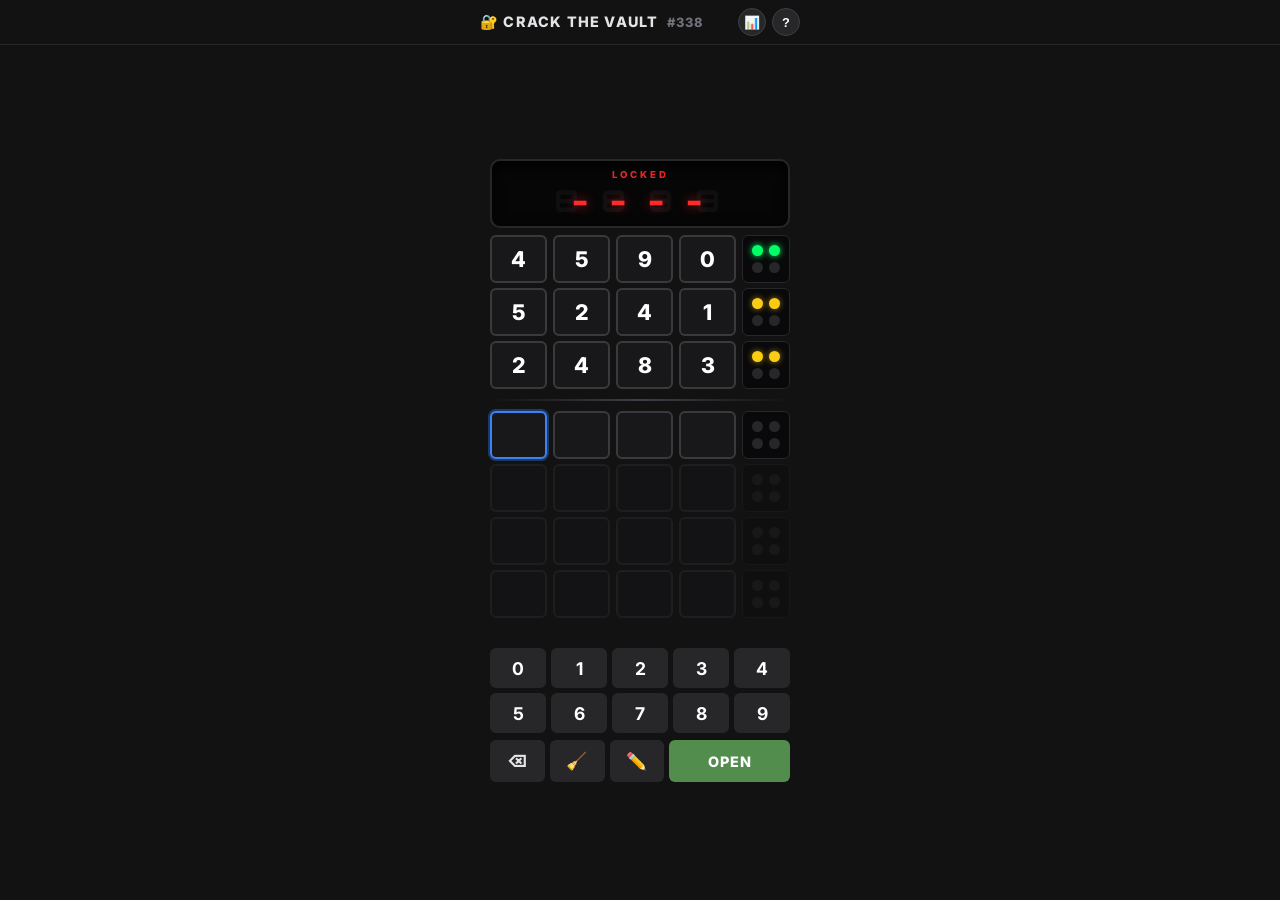
<file: index.html>
<!DOCTYPE html>
<html lang="en">
<head>
    <meta charset="UTF-8">
    <meta name="viewport" content="width=device-width, initial-scale=1.0, maximum-scale=1.0, user-scalable=no">
    <title>CRACK THE VAULT</title>
    <link href="https://fonts.googleapis.com/css2?family=Inter:wght@600;800&family=Orbitron:wght@700;900&display=swap" rel="stylesheet">
    <link rel="stylesheet" href="style.css">
</head>
<body>

    <!-- Top Navbar -->
    <nav class="navbar">
        <div class="nav-contenido">
            <span class="nav-titulo">🔐 CRACK THE VAULT <span id="num-dia" class="num-dia"></span></span>
            <div class="nav-botones">
                <button class="btn-icono" onclick="toggleModalEstadisticas()" title="Statistics">📊</button>
                <button class="btn-icono" onclick="toggleModalAyuda()" title="How to play">?</button>
            </div>
        </div>
    </nav>

    <main class="juego-contenedor">
        <!-- Digital LED Display -->
        <header class="led-container" id="led-box">
            <div class="led-status" id="led-status">LOCKED</div>
            <div class="led-reloj-wrapper">
                <div class="led-fantasma">8 8 8 8</div>
                <div class="led-display" id="led-display">- - - -</div>
            </div>
        </header>

        <!-- 3 Initial Clues -->
        <section id="contenedor-pistas" class="tablero"></section>

        <div class="divisor"></div>

        <!-- 4 Player Attempts -->
        <section id="contenedor-intentos" class="tablero"></section>

        <!-- Floating Status Message -->
        <div class="mensaje" id="mensaje"></div>

        <!-- Numeric Keypad -->
        <section class="teclado" id="teclado"></section>
        
        <!-- Action Controls -->
        <div class="controles" id="controles-juego">
            <button class="btn btn-secundario" onclick="borrarNumero()" title="Backspace">⌫</button>
            <button class="btn btn-secundario" onclick="limpiarTodasLasNotas()" title="Clear all marks">🧹</button>
            <button class="btn btn-secundario" id="btn-modo-nota" onclick="alternarModoTachar()" title="Strikeout mode">✏️</button>
            <button class="btn btn-primario" onclick="enviarIntento()">OPEN</button>
        </div>
    </main>

    <!-- Modal: How to Play [ ? ] -->
    <div class="modal-overlay" id="modal-ayuda" onclick="toggleModalAyuda()">
        <div class="modal-caja" onclick="event.stopPropagation()">
            <div class="modal-cabecera">
                <h2>HOW TO PLAY</h2>
                <button class="btn-cerrar" onclick="toggleModalAyuda()">✕</button>
            </div>
            <p>Crack the secret <b>4-digit code (no repeating numbers)</b> in 4 attempts using the 3 initial clues.</p>
            
            <div class="modal-seccion">
                <h3>SIGNAL RADAR</h3>
                <div class="ejemplo-radar">
                    <span class="pip verde"></span> <b>Green:</b> A digit is correct and in the exact spot.
                </div>
                <div class="ejemplo-radar">
                    <span class="pip amarillo"></span> <b>Yellow:</b> A digit is in the code, but in the wrong spot.
                </div>
                <p class="nota-pequena">*Dots do not correspond to specific positions, only the total hits in that row.</p>
            </div>

            <div class="modal-seccion">
                <h3>DETECTIVE NOTES</h3>
                <p>• <b>Click any tile above:</b> Cycle personal notes on that specific tile (<span style="color:#d8b4fe">?</span> ➔ <span style="color:#fde047">🟨</span> ➔ <span style="color:#86efac">🟩</span> ➔ ❌).</p>
                <p>• <b>Button ✏️ (Bottom):</b> Toggle strikeout mode to cross out discarded numbers on the keypad.</p>
            </div>
        </div>
    </div>

    <!-- Modal: Daily Statistics & Countdown [ 📊 ] -->
    <div class="modal-overlay" id="modal-stats" onclick="toggleModalEstadisticas()">
        <div class="modal-caja" onclick="event.stopPropagation()">
            <div class="modal-cabecera">
                <h2>STATISTICS</h2>
                <button class="btn-cerrar" onclick="toggleModalEstadisticas()">✕</button>
            </div>
            
            <div class="stats-grid">
                <div class="stat-item">
                    <div class="stat-num" id="stat-jugadas">0</div>
                    <div class="stat-label">Played</div>
                </div>
                <div class="stat-item">
                    <div class="stat-num" id="stat-winrate">0%</div>
                    <div class="stat-label">Win %</div>
                </div>
                <div class="stat-item">
                    <div class="stat-num" id="stat-racha">0</div>
                    <div class="stat-label">Current Streak</div>
                </div>
                <div class="stat-item">
                    <div class="stat-num" id="stat-max-racha">0</div>
                    <div class="stat-label">Max Streak</div>
                </div>
            </div>

            <div class="modal-seccion countdown-box">
                <div class="countdown-label">NEXT VAULT IN</div>
                <div class="countdown-timer" id="countdown-timer">00:00:00</div>
            </div>
        </div>
    </div>

    <script src="script.js"></script>
</body>
</html>
</file>
<file: style.css>
:root {
    --bg: #121213;
    --tile-bg: #18181b;
    --border: #3a3a3c;
    --verde: #538d4e;
    --verde-led: #00ff66;
    --rojo-led: #ff2a2a;
    --amarillo: #b59f3b;
    --morado-duda: #9333ea;
    --azul-foco: #3b82f6;
    --texto: #ffffff;
}

* {
    box-sizing: border-box;
    user-select: none;
    margin: 0;
    padding: 0;
}

body {
    background-color: var(--bg);
    color: var(--texto);
    font-family: 'Inter', sans-serif;
    display: flex;
    flex-direction: column;
    align-items: center;
    min-height: 100dvh;
}

/* TOP NAVBAR */
.navbar {
    width: 100%;
    border-bottom: 1px solid #27272a;
    padding: 8px 16px;
    display: flex;
    justify-content: center;
    margin-bottom: 6px;
}

.nav-contenido {
    width: 100%;
    max-width: 320px;
    display: flex;
    justify-content: space-between;
    align-items: center;
}

.nav-titulo {
    font-weight: 800;
    font-size: 0.9rem;
    letter-spacing: 1.2px;
    color: #e4e4e7;
}

.num-dia {
    color: #71717a;
    font-size: 0.8rem;
    margin-left: 4px;
}

.nav-botones {
    display: flex;
    gap: 6px;
}

.btn-icono {
    background: #27272a;
    border: 1px solid #3f3f46;
    color: #fff;
    width: 28px;
    height: 28px;
    border-radius: 50%;
    font-weight: 800;
    cursor: pointer;
    font-size: 0.8rem;
    display: flex;
    align-items: center;
    justify-content: center;
}

/* MAIN GAME CONTAINER */
.juego-contenedor {
    width: 100%;
    max-width: 320px;
    display: flex;
    flex-direction: column;
    gap: 7px;
    padding: 4px 10px 14px 10px;
    margin: auto 0;
}

/* DIGITAL LED DISPLAY */
.led-container {
    background: #060607;
    border: 2px solid #27272a;
    border-radius: 10px;
    padding: 8px 14px;
    text-align: center;
    box-shadow: inset 0 4px 14px rgba(0, 0, 0, 0.95);
}

.led-status {
    font-size: 0.6rem;
    letter-spacing: 3px;
    color: var(--rojo-led);
    margin-bottom: 2px;
    font-weight: 800;
    opacity: 0.9;
}

.led-reloj-wrapper {
    position: relative;
    display: flex;
    justify-content: center;
    align-items: center;
    height: 36px;
}

.led-fantasma, .led-display {
    font-family: 'Orbitron', monospace;
    font-size: 1.9rem;
    font-weight: 900;
    letter-spacing: 6px;
    position: absolute;
}

.led-fantasma {
    color: rgba(255, 255, 255, 0.04);
    z-index: 1;
}

.led-display {
    color: var(--rojo-led);
    text-shadow: 0 0 12px rgba(255, 42, 42, 0.65);
    z-index: 2;
    transition: color 0.3s ease, text-shadow 0.3s ease;
}

.led-container.abierta .led-status,
.led-container.abierta .led-display {
    color: var(--verde-led);
    text-shadow: 0 0 14px rgba(0, 255, 102, 0.7);
}

/* BOARD & ROWS */
.tablero {
    display: flex;
    flex-direction: column;
    gap: 5px;
}

.divisor {
    height: 2px;
    background: linear-gradient(90deg, transparent, #3f3f46, transparent);
    margin: 3px 0;
}

.fila {
    display: grid;
    grid-template-columns: repeat(4, 1fr) 48px;
    gap: 6px;
    align-items: center;
    transition: opacity 0.25s ease;
}

.fila.fila-futura {
    opacity: 0.3;
    pointer-events: none;
}

.casilla {
    position: relative;
    height: 48px;
    background: var(--tile-bg);
    border: 2px solid var(--border);
    border-radius: 6px;
    display: flex;
    align-items: center;
    justify-content: center;
    font-size: 1.35rem;
    font-weight: 800;
    color: var(--texto);
    cursor: pointer;
    transition: transform 0.1s, border-color 0.15s, background 0.15s;
}

/* Detective Notes */
.nota-descartado {
    background: #0b0b0c !important;
    color: #3f3f46 !important;
    border-color: #1f1f22 !important;
    text-decoration: line-through;
}

.nota-duda {
    border-color: var(--morado-duda) !important;
    color: #d8b4fe !important;
    background: rgba(147, 51, 234, 0.14) !important;
}
.nota-duda::after {
    content: "?";
    position: absolute;
    top: 1px;
    right: 4px;
    font-size: 0.65rem;
    color: #c084fc;
}

.nota-posible {
    background: rgba(181, 159, 59, 0.22) !important;
    border-color: var(--amarillo) !important;
    color: #fde047 !important;
}

.nota-seguro {
    background: rgba(83, 141, 78, 0.28) !important;
    border-color: var(--verde) !important;
    color: #86efac !important;
}

.casilla.seleccionada {
    border-color: var(--azul-foco) !important;
    box-shadow: 0 0 0 2px rgba(59, 130, 246, 0.35);
}

.casilla.victoria {
    background: var(--verde) !important;
    border-color: var(--verde-led) !important;
    color: #fff !important;
}

/* 4-PIP RADAR */
.radar-pips {
    height: 48px;
    width: 48px;
    background: #09090b;
    border: 1px solid #27272a;
    border-radius: 6px;
    display: grid;
    grid-template-columns: 1fr 1fr;
    grid-template-rows: 1fr 1fr;
    gap: 5px;
    padding: 8px;
    place-items: center;
}

.pip {
    width: 11px;
    height: 11px;
    border-radius: 50%;
    background: #27272a;
    display: inline-block;
}

.pip.verde {
    background: var(--verde-led);
    box-shadow: 0 0 6px var(--verde-led);
}

.pip.amarillo {
    background: #facc15;
    box-shadow: 0 0 6px rgba(250, 204, 21, 0.6);
}

/* MESSAGE & KEYPAD */
.mensaje {
    text-align: center;
    font-size: 0.75rem;
    color: #60a5fa;
    min-height: 16px;
    font-weight: 600;
}

.teclado {
    display: grid;
    grid-template-columns: repeat(5, 1fr);
    gap: 5px;
}

.tecla {
    background: #27272a;
    border: 2px solid transparent;
    color: #fff;
    font-family: inherit;
    font-size: 1.1rem;
    font-weight: 700;
    height: 40px;
    border-radius: 6px;
    cursor: pointer;
}

.tecla:active { transform: scale(0.95); }

/* CONTROLS */
.controles {
    display: grid;
    grid-template-columns: 1fr 1fr 1fr 2.2fr;
    gap: 5px;
}

.btn {
    height: 42px;
    font-family: inherit;
    font-weight: 800;
    font-size: 0.9rem;
    border-radius: 6px;
    cursor: pointer;
    border: none;
    display: flex;
    align-items: center;
    justify-content: center;
    letter-spacing: 1px;
}

.btn-secundario { background: #27272a; color: #e4e4e7; font-size: 1.05rem; }
.btn-secundario.activo {
    background: var(--morado-duda);
    color: #fff;
    box-shadow: 0 0 10px rgba(147, 51, 234, 0.5);
}
.btn-primario { background: var(--verde); color: #fff; }

/* MODALS */
.modal-overlay {
    position: fixed;
    inset: 0;
    background: rgba(0, 0, 0, 0.75);
    display: none;
    justify-content: center;
    align-items: center;
    z-index: 100;
    padding: 16px;
}

.modal-overlay.visible { display: flex; }

.modal-caja {
    background: #18181b;
    border: 1px solid #3f3f46;
    border-radius: 12px;
    max-width: 340px;
    width: 100%;
    padding: 18px;
    font-size: 0.82rem;
    line-height: 1.45;
    color: #d4d4d8;
}

.modal-cabecera {
    display: flex;
    justify-content: space-between;
    align-items: center;
    margin-bottom: 12px;
    color: #fff;
}

.modal-cabecera h2 { font-size: 1rem; letter-spacing: 1px; }
.btn-cerrar { background: none; border: none; color: #a1a1aa; font-size: 1.1rem; cursor: pointer; }
.modal-seccion { margin-top: 12px; padding-top: 10px; border-top: 1px solid #27272a; }
.modal-seccion h3 { font-size: 0.75rem; color: #a1a1aa; margin-bottom: 6px; }
.ejemplo-radar { display: flex; align-items: center; gap: 8px; margin-bottom: 4px; }
.nota-pequena { font-size: 0.72rem; color: #71717a; margin-top: 4px; }

/* STATS MODAL */
.stats-grid {
    display: grid;
    grid-template-columns: repeat(4, 1fr);
    gap: 8px;
    text-align: center;
    margin: 8px 0 14px 0;
}

.stat-num {
    font-size: 1.5rem;
    font-weight: 800;
    color: #fff;
}

.stat-label {
    font-size: 0.65rem;
    color: #a1a1aa;
}

.countdown-box {
    text-align: center;
    padding-top: 14px;
}

.countdown-label {
    font-size: 0.7rem;
    letter-spacing: 1.5px;
    color: #a1a1aa;
    margin-bottom: 4px;
    font-weight: 800;
}

.countdown-timer {
    font-family: 'Orbitron', monospace;
    font-size: 1.6rem;
    font-weight: 900;
    color: #fff;
    letter-spacing: 3px;
}

@keyframes shake {
    0%, 100% { transform: translateX(0); }
    25% { transform: translateX(-5px); }
    75% { transform: translateX(5px); }
}
.shake { animation: shake 0.2s ease-in-out; }
</file>
